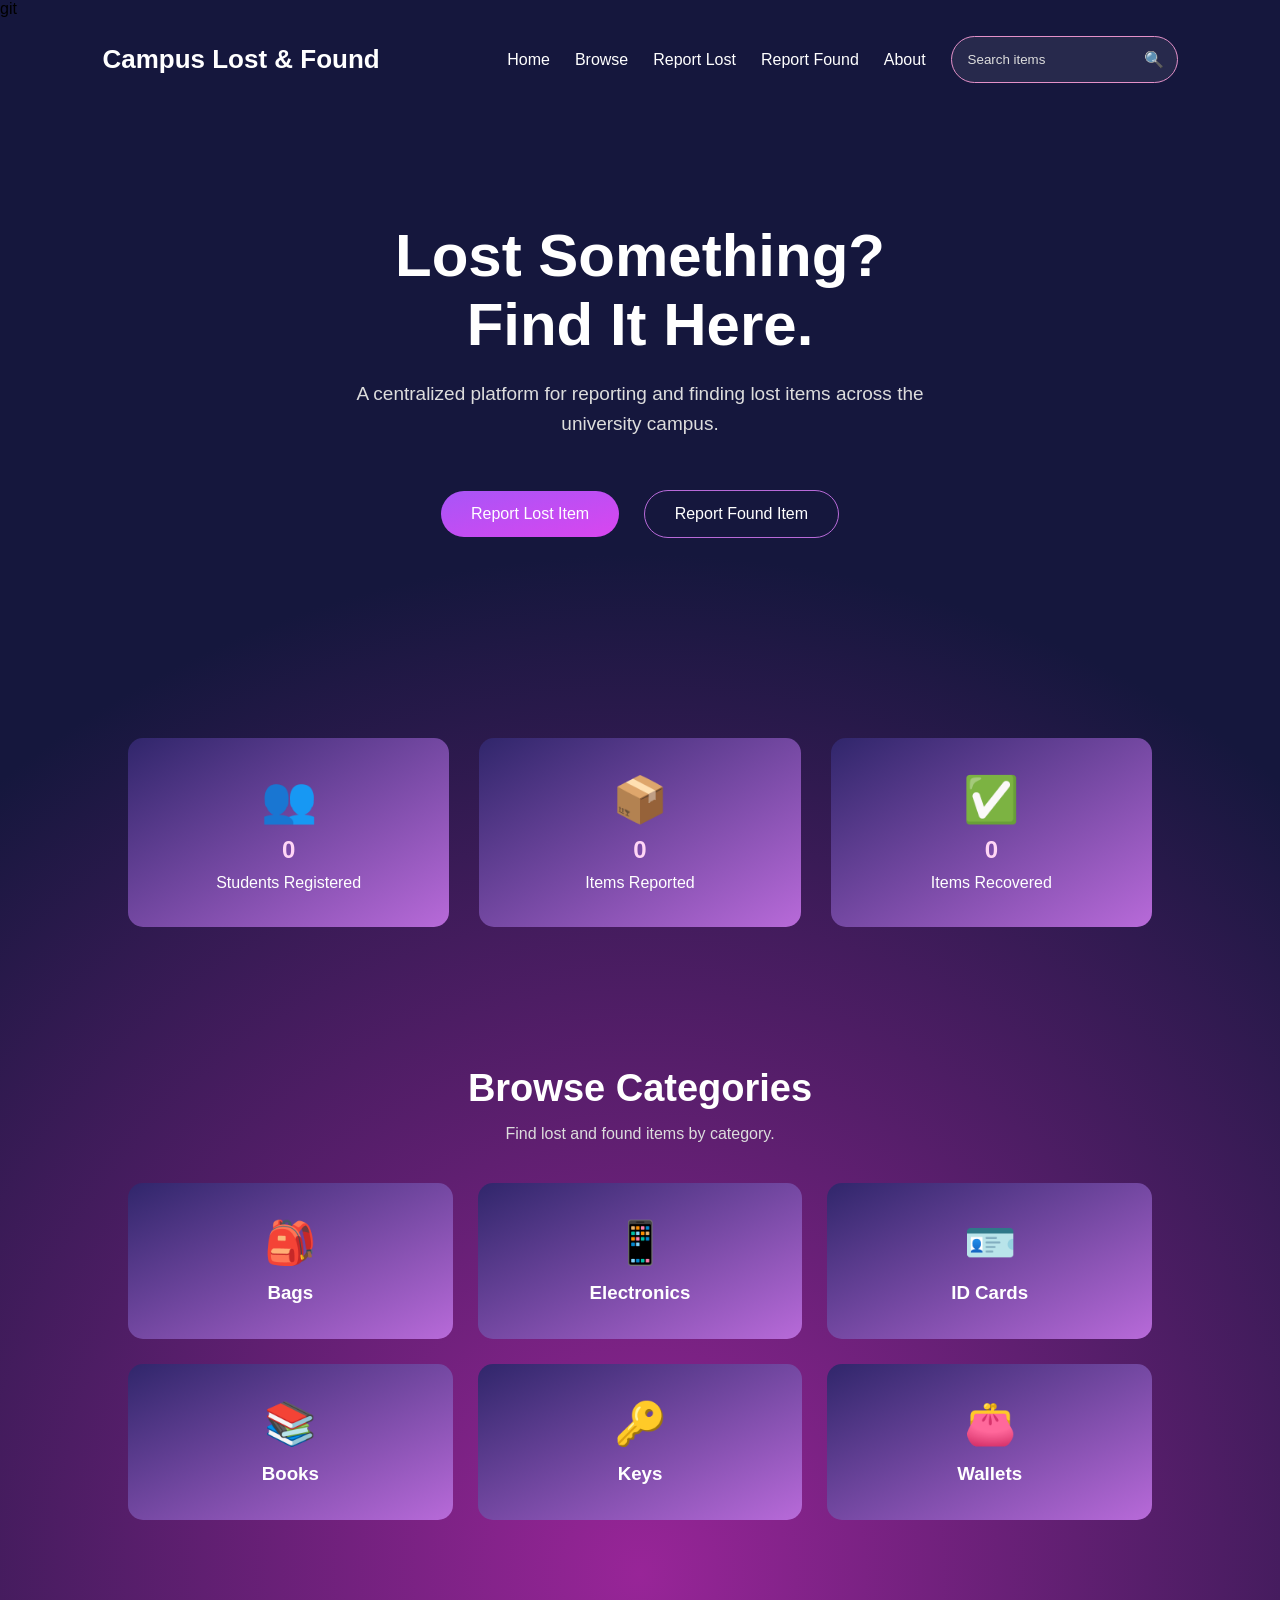
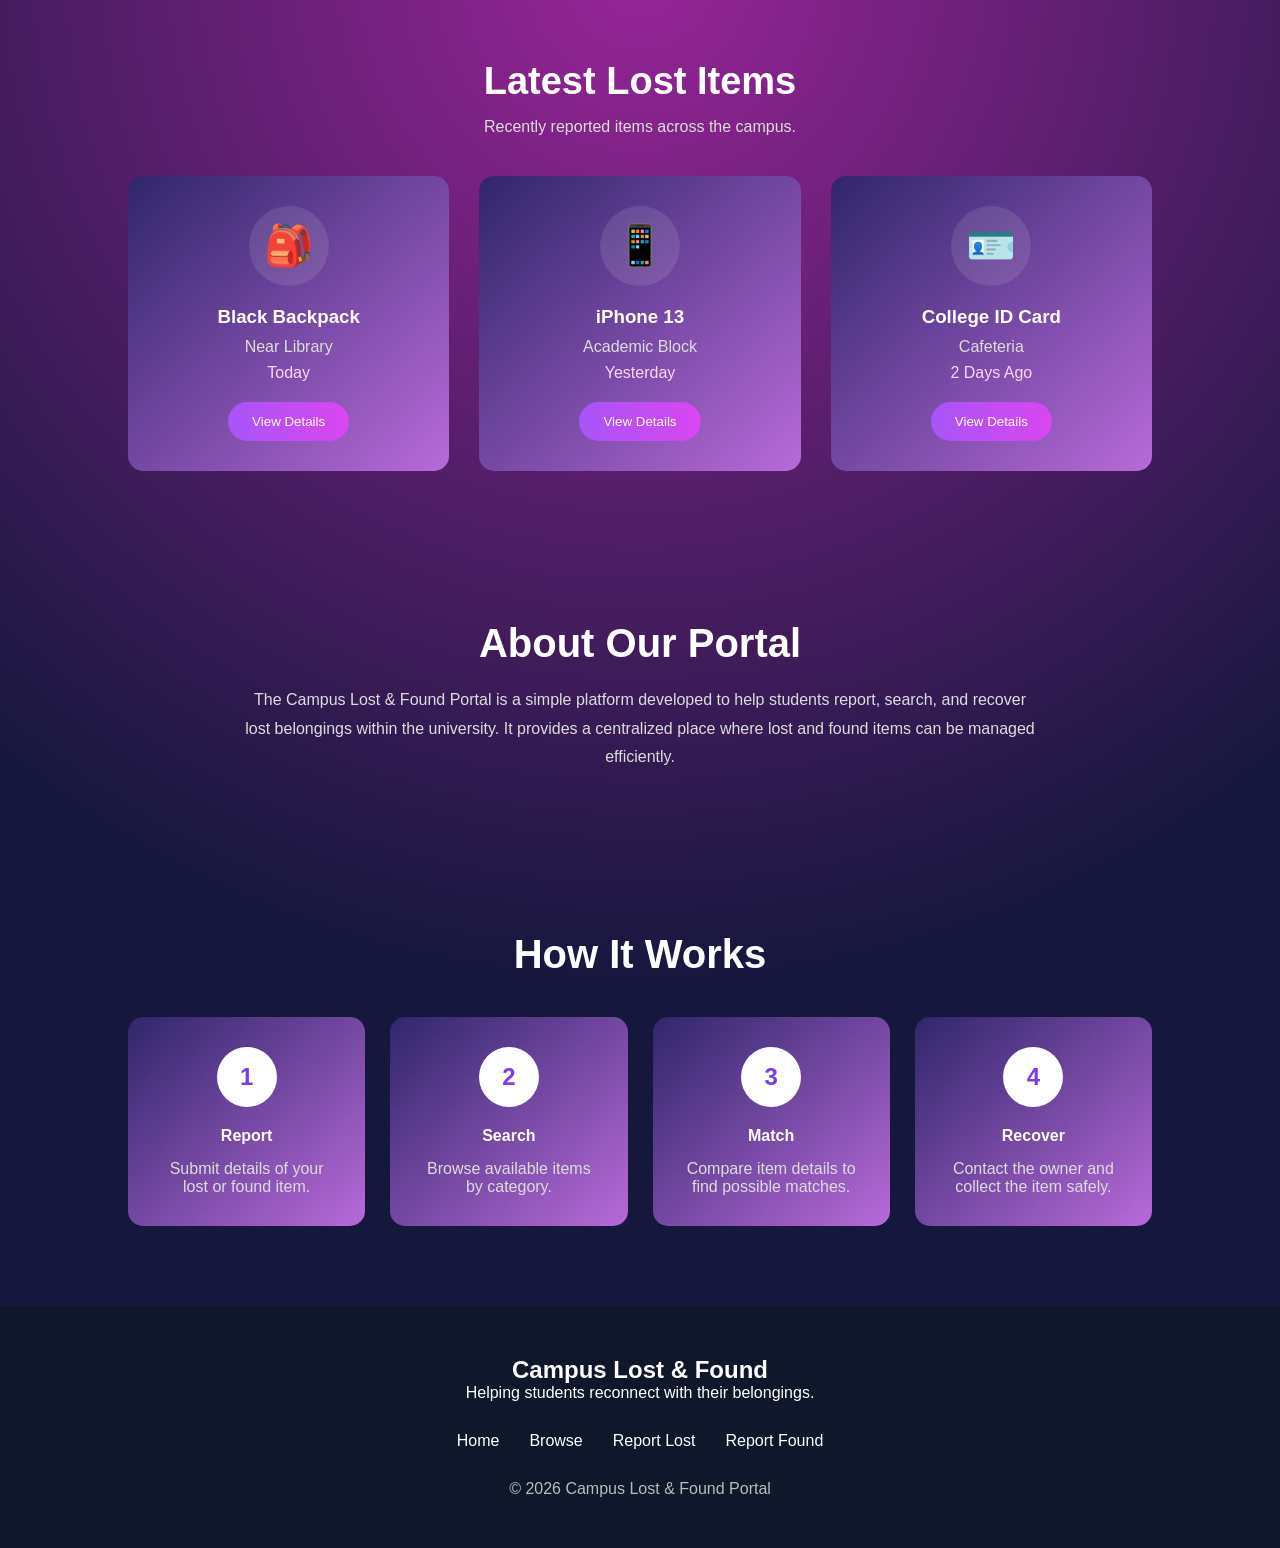
<file: index.html>
<!DOCTYPE html>git
<html lang="en">
<head>
    <meta charset="UTF-8">
    <meta name="viewport" content="width=device-width, initial-scale=1.0">
    <title>Campus Lost & Found Portal</title>
    <link rel="stylesheet" href="style.css">
</head>
<body>

<nav>
    <a href="index.html" class="logo">
    Campus Lost & Found
    </a>

    <ul>
        <li><a href="index.html">Home</a></li>
        <li><a href="pages/browse.html">Browse</a></li>
        <li><a href="pages/report-lost.html">Report Lost</a></li>
        <li><a href="pages/report-found.html">Report Found</a></li>
        <li><a href="pages/about.html">About</a></li>

        <li class="search">
            <input type="text" placeholder="Search items">
            <button>&#128269;</button>
        </li>
    </ul>
</nav>

<section class="hero">

    <h1>Lost Something?<br>Find It Here.</h1>

    <p>
        A centralized platform for reporting and finding
        lost items across the university campus.
    </p>

    <div class="hero-buttons">

        <button class="btn btn-primary">
            Report Lost Item
        </button>

        <button class="btn btn-secondary">
            Report Found Item
        </button>

    </div>

</section>
<section class="stats">

    <div class="card">
        <h1>&#128101;</h1>
        <h2>0</h2>
        <p>Students Registered</p>
    </div>

    <div class="card">
        <h1>&#128230;</h1>
        <h2>0</h2>
        <p>Items Reported</p>
    </div>

    <div class="card">
        <h1>&#9989;</h1>
        <h2>0</h2>
        <p>Items Recovered</p>
    </div>

</section>
<section class="categories">

    <h2>Browse Categories</h2>

    <p>Find lost and found items by category.</p>

    <div class="category-container">

        <div class="category-card">
            <div class="icon">🎒</div>
            <h3>Bags</h3>
        </div>

        <div class="category-card">
            <div class="icon">📱</div>
            <h3>Electronics</h3>
        </div>

        <div class="category-card">
            <div class="icon">🪪</div>
            <h3>ID Cards</h3>
        </div>

        <div class="category-card">
            <div class="icon">📚</div>
            <h3>Books</h3>
        </div>

        <div class="category-card">
            <div class="icon">🔑</div>
            <h3>Keys</h3>
        </div>

        <div class="category-card">
            <div class="icon">👛</div>
            <h3>Wallets</h3>
        </div>
    </div>

</section>
<section class="latest-items">

    <h2>Latest Lost Items</h2>

    <p>Recently reported items across the campus.</p>

    <div class="items-container">
        <div class="item-card">
            <div class="item-image">
                🎒
            </div>
            <h3>Black Backpack</h3>
            <p>Near Library</p>
            <span>Today</span>
            <button class="view-btn">
                View Details
            </button>

        </div>

        <div class="item-card">
            <div class="item-image">
                📱
            </div>
            <h3>iPhone 13</h3>
            <p>Academic Block</p>
            <span>Yesterday</span>
            <button class="view-btn">
                View Details
            </button>
        </div>

        <div class="item-card">
            <div class="item-image">
                🪪
            </div>
            <h3>College ID Card</h3>
            <p>Cafeteria</p>
            <span>2 Days Ago</span>
            <button class="view-btn">
                View Details
            </button>
        </div>
    </div>

</section>
<section class="about">

    <h2>About Our Portal</h2>

    <p>
        The Campus Lost & Found Portal is a simple platform developed to help
        students report, search, and recover lost belongings within the university.
        It provides a centralized place where lost and found items can be managed
        efficiently.
    </p>

</section>

<section class="steps">

    <h2>How It Works</h2>

    <div class="step-container">

        <div class="step-card">
            <h3>1</h3>
            <h4>Report</h4>
            <p>Submit details of your lost or found item.</p>
        </div>

        <div class="step-card">
            <h3>2</h3>
            <h4>Search</h4>
            <p>Browse available items by category.</p>
        </div>

        <div class="step-card">
            <h3>3</h3>
            <h4>Match</h4>
            <p>Compare item details to find possible matches.</p>
        </div>

        <div class="step-card">
            <h3>4</h3>
            <h4>Recover</h4>
            <p>Contact the owner and collect the item safely.</p>

        </div>

    </div>

</section>

<footer>

    <h2>Campus Lost & Found</h2>

    <p>
        Helping students reconnect with their belongings.
    </p>

    <div class="footer-links">
        <a href="index.html">Home</a>
        <a href="pages/browse.html">Browse</a>
        <a href="pages/report-lost.html">Report Lost</a>
        <a href="pages/report-found.html">Report Found</a>
    </div>

    <p class="copyright">
        © 2026 Campus Lost & Found Portal
    </p>

</footer>

<script src="script.js"></script>

</body>
</html>
</file>
<file: style.css>
* {
    margin: 0;
    padding: 0;
    box-sizing: border-box;
    font-family: Arial, sans-serif;
}

body {
    min-height: 100vh;
    background:
        radial-gradient(circle at center, #982598 0%, #15173D 60%);
}

nav {
    display: flex;
    justify-content: space-between;
    align-items: center;
    padding: 18px 8%;
}

.logo {
    font-size: 26px;
    font-weight: bold;
    color: #fff;
}

nav ul {
    list-style: none;
    display: flex;
    align-items: center;
    gap: 25px;
}

nav a {
    color: #fff;
    text-decoration: none;
    transition: .3s;
}

nav a:hover {
    color: #E491C9;
}

.search {
    display: flex;
    align-items: center;
    background: rgba(255, 255, 255, .08);
    border: 1px solid #E491C9;
    border-radius: 30px;
}

.search input {
    width: 180px;
    padding: 12px 16px;
    border: none;
    outline: none;
    background: transparent;
    color: #fff;
}

.search input::placeholder {
    color: #ddd;
}

.search button {
    width: 45px;
    height: 45px;
    border: none;
    background: transparent;
    color: #fff;
    cursor: pointer;
    font-size: 16px;
}

.hero {
    text-align: center;
    padding: 120px 20px;
}

.hero h1 {
    color: #fff;
    font-size: 60px;
    margin-bottom: 20px;
}

.hero p {
    color: #ddd;
    font-size: 19px;
    max-width: 650px;
    margin: auto;
    line-height: 1.6;
}

.hero-buttons {
    margin-top: 40px;
}

.btn {
    padding: 14px 30px;
    border: none;
    border-radius: 40px;
    cursor: pointer;
    margin: 10px;
    font-size: 16px;
    transition: .3s;
}

.btn-primary {
    background: linear-gradient(to bottom right, #A855F7, #D946EF);
    color: #fff;
}

.btn-primary:hover {
    background: linear-gradient(to bottom right, #C66CFF, #F062FF);
}

.btn-secondary {
    background: transparent;
    border: 1px solid #B86AD9;
    color: #fff;
}

.btn-secondary:hover {
    background: #241D57;
}

@media(max-width:768px) {

    nav {
        flex-direction: column;
        gap: 20px;
    }

    nav ul {
        flex-direction: column;
    }

    .search input {
        width: 140px;
    }

    .hero {
        padding: 80px 20px;
    }

    .hero h1 {
        font-size: 42px;
    }

}

.stats {
    padding: 70px 10%;
    display: grid;
    grid-template-columns: repeat(3, 1fr);
    gap: 30px;
}

.card {
    background: linear-gradient(to bottom right, #30266B, #B86AD9);
    color: white;
    padding: 35px;
    border-radius: 15px;
    text-align: center;
    transition: .3s;
}

.card h1 {
    font-size: 45px;
    margin-bottom: 10px;
}

.card h2 {
    color: #FFD6F5;
    margin-bottom: 10px;
}

.card:hover {
    transform: translateY(-8px);
    box-shadow: 0 0 20px rgba(184, 106, 217, .5);
}

@media(max-width:768px) {

    .stats {

        grid-template-columns: 1fr;

    }

}

.categories {
    padding: 70px 10%;
    text-align: center;
    color: white;
}

.categories h2 {
    font-size: 38px;
    margin-bottom: 15px;
}

.categories p {
    color: #ddd;
    margin-bottom: 40px;
}

.category-container {
    display: grid;
    grid-template-columns: repeat(3, 1fr);
    gap: 25px;
}

.category-card {
    background: linear-gradient(to bottom right, #30266B, #B86AD9);
    border-radius: 15px;
    padding: 35px;
    transition: .3s;
    cursor: pointer;
}

.category-card:hover {
    transform: translateY(-8px);
    box-shadow: 0 0 20px rgba(184, 106, 217, .5);
}

.icon {
    font-size: 42px;
    margin-bottom: 15px;
}

.category-card h3 {
    color: white;
}

@media(max-width:768px) {

    .category-container {

        grid-template-columns: 1fr;

    }

}

.latest-items {

    padding: 70px 10%;

    text-align: center;

    color: white;

}

.latest-items h2 {

    font-size: 38px;

    margin-bottom: 15px;

}

.latest-items p {

    color: #ddd;

    margin-bottom: 40px;

}

.items-container {

    display: grid;

    grid-template-columns: repeat(3, 1fr);

    gap: 30px;

}

.item-card {

    background: linear-gradient(to bottom right, #30266B, #B86AD9);

    border-radius: 15px;

    padding: 30px;

    transition: .3s;

}

.item-card:hover {

    transform: translateY(-8px);

    box-shadow: 0 0 20px rgba(184, 106, 217, .45);

}

.item-image {

    width: 80px;

    height: 80px;

    margin: auto;

    margin-bottom: 20px;

    border-radius: 50%;

    display: flex;

    justify-content: center;

    align-items: center;

    font-size: 40px;

    background: rgba(255, 255, 255, .1);

}

.item-card h3 {

    margin-bottom: 10px;

}

.item-card p {

    margin-bottom: 8px;

}

.item-card span {

    display: block;

    margin-bottom: 20px;

    color: #FFD6F5;

}

.view-btn {

    border: none;

    padding: 12px 24px;

    border-radius: 30px;

    cursor: pointer;

    color: white;

    background: linear-gradient(to right, #A855F7, #D946EF);

    transition: .3s;

}

.view-btn:hover {

    transform: scale(1.05);

}

@media(max-width:768px) {

    .items-container {

        grid-template-columns: 1fr;

    }

}

.about {

    padding: 80px 10%;

    text-align: center;

    color: white;

}

.about h2 {

    font-size: 40px;

    margin-bottom: 20px;

}

.about p {

    max-width: 800px;

    margin: auto;

    line-height: 1.8;

    color: #ddd;

}

.steps {

    padding: 80px 10%;

    text-align: center;

    color: white;

}

.steps h2 {

    font-size: 40px;

    margin-bottom: 40px;

}

.step-container {

    display: grid;

    grid-template-columns: repeat(4, 1fr);

    gap: 25px;

}

.step-card {

    background: linear-gradient(to bottom right, #30266B, #B86AD9);

    padding: 30px;

    border-radius: 15px;

    transition: .3s;

}

.step-card:hover {

    transform: translateY(-8px);

    box-shadow: 0 0 20px rgba(184, 106, 217, .45);

}

.step-card h3 {

    width: 60px;

    height: 60px;

    margin: auto;

    border-radius: 50%;

    background: white;

    color: #7C3AED;

    display: flex;

    justify-content: center;

    align-items: center;

    font-size: 24px;

    margin-bottom: 20px;

}

.step-card h4 {

    margin-bottom: 15px;

}

.step-card p {

    color: #ddd;

}

footer {

    background: #0f172a;

    color: white;

    text-align: center;

    padding: 50px 20px;

}

.footer-links {

    margin: 30px 0;

    display: flex;

    justify-content: center;

    gap: 30px;

    flex-wrap: wrap;

}

.footer-links a {

    color: white;

    text-decoration: none;

}

.footer-links a:hover {

    color: #E491C9;

}

.copyright {

    margin-top: 20px;

    color: #bbb;

}

@media(max-width:768px) {

    .step-container {

        grid-template-columns: 1fr;

    }

}

.form-section {
    width: 80%;
    max-width: 600px;
    margin: 60px auto;
    text-align: center;
    color: #F1E9E9;
}

.form-section h1 {
    margin-bottom: 10px;
}

.form-section p {
    margin-bottom: 30px;
}

.report-form {
    display: flex;
    flex-direction: column;
    gap: 15px;
}

.report-form input,
.report-form textarea {
    padding: 14px;
    border: none;
    border-radius: 8px;
    background: #ffffff;
    font-size: 16px;
}

.report-form textarea {
    height: 120px;
    resize: none;
}

.form-buttons {
    display: flex;
    justify-content: center;
    gap: 15px;
    margin-top: 10px;
}

.report-form input:focus,
.report-form textarea:focus {
    outline: none;
    border: 2px solid #B86AD9;
}

.report-form input,
.report-form textarea {
    transition: 0.3s;
}
label{
    display:block;
    text-align:left;
    color:#F1E9E9;
    font-weight:bold;
    margin-bottom:6px;
}

.note{
    color:#E491C9;
    margin-bottom:20px;
    font-size:14px;
}

.report-form input,
.report-form textarea{
    transition:0.3s;
}

.report-form input:hover,
.report-form textarea:hover{
    background:#f5f5f5;
}

.report-form input:focus,
.report-form textarea:focus{
    outline:none;
    border:2px solid #B86AD9;
}
.browse{
    width:90%;
    margin:50px auto;
    text-align:center;
    color:white;
}

#search{
    width:300px;
    padding:12px;
    border:none;
    border-radius:8px;
    margin:20px 0;
}

#items{
    display:grid;
    grid-template-columns:repeat(3,1fr);
    gap:20px;
}

@media(max-width:768px){
    #items{
        grid-template-columns:1fr;
    }
}
.item{
    background:#30266B;
    color:white;
    padding:20px;
    border-radius:10px;
    transition:.3s;
}

.item:hover{
    transform:translateY(-5px);
}

.item h3{
    margin-bottom:10px;
}

.item span{
    color:#E491C9;
    font-weight:bold;
}
.filters{
    margin-bottom:25px;
}

.filters button{
    padding:10px 18px;
    margin:5px;
    border:none;
    border-radius:20px;
    cursor:pointer;
    background:#A855F7;
    color:white;
}

.filters button:hover{
    background:#D946EF;
}

.item{
    transition:.3s;
}

.item:hover{
    transform:translateY(-5px);
    box-shadow:0 0 10px rgba(255,255,255,.2);
}

#message{
    color:white;
    margin-top:20px;
    font-size:18px;
}
</file>
